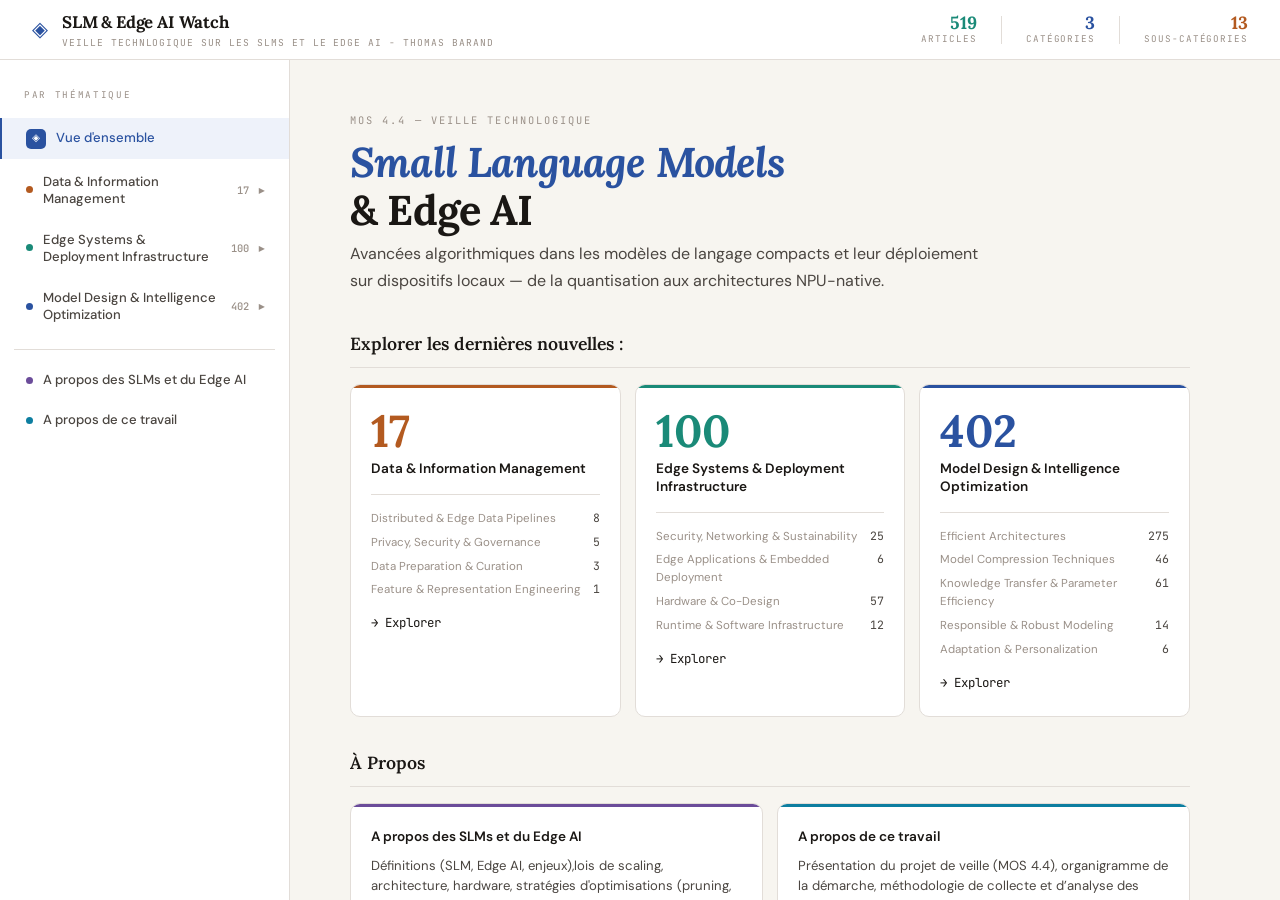
<file: index.html>
<!DOCTYPE html>
<html lang="fr">
<head>
  <meta charset="UTF-8">
  <meta name="viewport" content="width=device-width, initial-scale=1.0">
  <title>SLM & Edge AI — Watch</title>
  <link rel="preconnect" href="https://fonts.googleapis.com">
  <link href="https://fonts.googleapis.com/css2?family=Lora:ital,wght@0,400;0,600;0,700;1,400&family=DM+Sans:opsz,wght@9..40,300;9..40,400;9..40,500;9..40,600&family=JetBrains+Mono:wght@400;500&display=swap" rel="stylesheet">
  <link rel="stylesheet" href="style.css">
</head>
<body>

  <header>
    <div class="header-left">
      <span class="logo-mark">◈</span>
      <div>
        <div class="logo-name">SLM &amp; Edge AI Watch</div>
        <div class="logo-sub">Veille Technlogique sur les SLMs et le Edge AI - Thomas Barand</div>
      </div>
    </div>
    <div id="header-stats" class="header-stats"></div>
  </header>

  <div class="layout">
    <nav id="tree-nav">
      <div class="nav-section-label">Par thématique</div>
      <div id="tree-root"></div>
    </nav>
    <main id="main-panel">
      <div id="content-area">
        <div class="loading">Chargement…</div>
      </div>
    </main>
  </div>

  <!-- data.js MUST be loaded before app.js -->
  <script src="data.js"></script>
  <script src="app.js"></script>
</body>
</html>
</file>
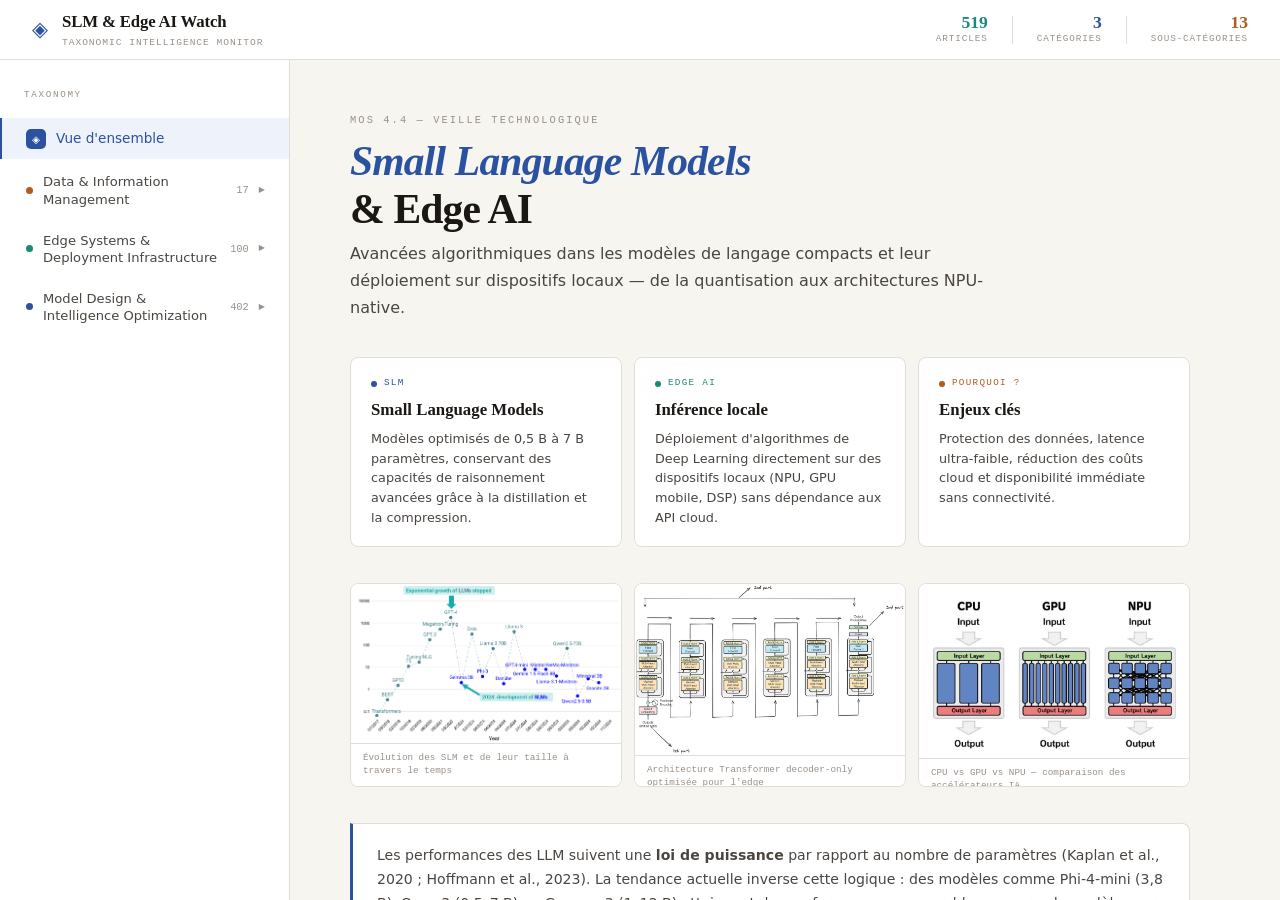
<file: dashboard/index.html>
<!DOCTYPE html>
<html lang="en">
<head>
  <meta charset="UTF-8">
  <meta name="viewport" content="width=device-width, initial-scale=1.0">
  <title>SLM & Edge AI — Watch</title>
  <link rel="preconnect" href="https://fonts.googleapis.com">
  <link href="https://fonts.googleapis.com/css2?family=IBM+Plex+Mono:wght@400;600&family=Syne:wght@400;600;700;800&display=swap" rel="stylesheet">
  <link rel="stylesheet" href="style.css">
</head>
<body>

  <header>
    <div class="header-left">
      <span class="logo-mark">◈</span>
      <div>
        <div class="logo-name">SLM &amp; Edge AI Watch</div>
        <div class="logo-sub">Taxonomic Intelligence Monitor</div>
      </div>
    </div>
    <div id="header-stats" class="header-stats"></div>
  </header>

  <div class="layout">

    <nav id="tree-nav">
      <div class="nav-section-label">Taxonomy</div>
      <div id="tree-root"></div>
    </nav>

    <main id="main-panel">
      <div id="content-area">
        <div class="loading">Loading…</div>
      </div>
    </main>

  </div>

  <script src="app.js"></script>
</body>
</html>
</file>
<file: style.css>
/* ── Reset ──────────────────────────────────────────────── */
*, *::before, *::after { box-sizing: border-box; margin: 0; padding: 0; }

/* ── Tokens ─────────────────────────────────────────────── */
:root {
  --bg:        #f7f5f0;
  --surface:   #ffffff;
  --surface2:  #f0ede8;
  --line:      #e2ddd8;
  --line2:     #cdc8c0;

  --tx:        #1a1714;
  --tx-mid:    #4a4540;
  --tx-dim:    #9a9088;

  --c-model:   #2a52a0;
  --c-edge:    #1a8a78;
  --c-data:    #b35a20;
  --c-about1:  #6b4c9a;
  --c-about2:  #0d7ea0;

  --t-model:   #eef2fa;
  --t-edge:    #eaf5f3;
  --t-data:    #faf2ec;
  --t-about1:  #f3eef8;
  --t-about2:  #e8f4f8;

  --serif: 'Lora', Georgia, serif;
  --mono:  'JetBrains Mono', 'Courier New', monospace;
  --sans:  'DM Sans', system-ui, sans-serif;

  --nav-w:  290px;
  --hdr-h:  60px;
}

@import url('https://fonts.googleapis.com/css2?family=Lora:ital,wght@0,400;0,600;0,700;1,400&family=DM+Sans:opsz,wght@9..40,300;9..40,400;9..40,500;9..40,600&family=JetBrains+Mono:wght@400;500&display=swap');

html, body {
  height: 100%;
  background: var(--bg);
  color: var(--tx);
  font-family: var(--sans);
  font-size: 16px;
  line-height: 1.55;
  -webkit-font-smoothing: antialiased;
}

::selection { background: rgba(42,82,160,.15); }
::-webkit-scrollbar { width: 4px; }
::-webkit-scrollbar-track { background: transparent; }
::-webkit-scrollbar-thumb { background: var(--line2); border-radius: 2px; }

/* ─── Header ────────────────────────────────────────────── */
header {
  position: sticky; top: 0; z-index: 100;
  height: var(--hdr-h);
  display: flex;
  align-items: center;
  justify-content: space-between;
  padding: 0 32px;
  background: var(--surface);
  border-bottom: 1px solid var(--line);
  gap: 24px;
}

.header-left { display: flex; align-items: center; gap: 14px; }

.logo-mark { font-size: 1.3rem; color: var(--c-model); line-height: 1; flex-shrink: 0; }

.logo-name {
  font-family: var(--serif);
  font-weight: 700;
  font-size: 1.05rem;
  color: var(--tx);
  letter-spacing: -0.01em;
}

.logo-sub {
  font-family: var(--mono);
  font-size: 0.6rem;
  color: var(--tx-dim);
  letter-spacing: 0.1em;
  text-transform: uppercase;
  margin-top: 1px;
}

.header-stats { display: flex; gap: 24px; align-items: center; }
.hstat { text-align: right; }

.hstat-val {
  font-family: var(--serif);
  font-weight: 700;
  font-size: 1.1rem;
  line-height: 1.1;
}

.hstat-lbl {
  font-family: var(--mono);
  font-size: 0.58rem;
  color: var(--tx-dim);
  text-transform: uppercase;
  letter-spacing: 0.1em;
}

.hstat-sep { width: 1px; height: 28px; background: var(--line); }

/* ─── Layout ────────────────────────────────────────────── */
.layout {
  display: grid;
  grid-template-columns: var(--nav-w) 1fr;
  height: calc(100vh - var(--hdr-h));
}

/* ─── Sidebar ───────────────────────────────────────────── */
nav#tree-nav {
  border-right: 1px solid var(--line);
  background: var(--surface);
  overflow-y: auto;
  padding: 28px 0 60px;
}

.nav-section-label {
  font-family: var(--mono);
  font-size: 0.58rem;
  letter-spacing: 0.18em;
  text-transform: uppercase;
  color: var(--tx-dim);
  padding: 0 24px 16px;
}

/* Unified tree row: same format for all sidebar items */
.tree-root-node {
  display: flex;
  align-items: center;
  gap: 10px;
  padding: 10px 24px;
  cursor: pointer;
  font-size: 0.82rem;
  font-weight: 500;
  color: var(--tx-mid);
  border-left: 2px solid transparent;
  transition: all 0.14s;
  user-select: none;
}
.tree-root-node:hover { background: var(--surface2); color: var(--tx); }
.tree-root-node.active { color: var(--c-model); border-left-color: var(--c-model); background: var(--t-model); }

.tree-root-icon {
  width: 20px; height: 20px;
  border-radius: 5px;
  background: var(--c-model);
  display: flex;
  align-items: center;
  justify-content: center;
  font-size: 0.65rem;
  color: #fff;
  flex-shrink: 0;
}

.tree-cat { margin-top: 4px; }

.tree-cat-row {
  display: flex;
  align-items: center;
  gap: 10px;
  padding: 10px 24px;
  cursor: pointer;
  font-size: 0.82rem;
  font-weight: 500;
  color: var(--tx-mid);
  border-left: 2px solid transparent;
  transition: all 0.14s;
  user-select: none;
}
.tree-cat-row:hover { background: var(--surface2); color: var(--tx); }
.tree-cat-row.cat-model.active { color: var(--c-model); border-left-color: var(--c-model); background: var(--t-model); }
.tree-cat-row.cat-edge.active  { color: var(--c-edge);  border-left-color: var(--c-edge);  background: var(--t-edge); }
.tree-cat-row.cat-data.active  { color: var(--c-data);  border-left-color: var(--c-data);  background: var(--t-data); }

.cat-pip { width: 7px; height: 7px; border-radius: 50%; flex-shrink: 0; }
.cat-label { flex: 1; line-height: 1.3; }
.cat-total { font-family: var(--mono); font-size: 0.65rem; color: var(--tx-dim); flex-shrink: 0; }
.tree-chevron { font-size: 0.5rem; color: var(--tx-dim); transition: transform 0.2s; flex-shrink: 0; }
.tree-cat-row.open .tree-chevron { transform: rotate(90deg); }

.tree-subcats { overflow: hidden; max-height: 0; transition: max-height 0.28s ease; }
.tree-subcats.open { max-height: 800px; }

.tree-sub-row {
  display: flex;
  align-items: center;
  gap: 8px;
  padding: 7px 24px 7px 42px;
  cursor: pointer;
  font-size: 0.78rem;
  color: var(--tx-dim);
  border-left: 2px solid transparent;
  transition: all 0.12s;
}
.tree-sub-row:hover { background: var(--surface2); color: var(--tx-mid); }
.tree-sub-row.active { color: var(--tx); border-left-color: var(--line2); background: var(--surface2); font-weight: 500; }

.sub-cnt {
  margin-left: auto;
  font-family: var(--mono);
  font-size: 0.6rem;
  color: var(--tx-dim);
  background: var(--surface2);
  border: 1px solid var(--line);
  padding: 1px 6px;
  border-radius: 10px;
  flex-shrink: 0;
}

.tree-about-sep {
  height: 1px;
  background: var(--line);
  margin: 16px 14px 10px;
}
.tree-about-row {
  display: flex;
  align-items: center;
  gap: 10px;
  padding: 10px 24px;
  cursor: pointer;
  font-size: 0.82rem;
  font-weight: 500;
  color: var(--tx-mid);
  border-left: 2px solid transparent;
  transition: all 0.14s;
  user-select: none;
}
.tree-about-row .cat-pip { flex-shrink: 0; }
.tree-about-row:hover { background: var(--surface2); color: var(--tx); }
.tree-about-row.cat-about1.active { color: var(--c-about1); border-left-color: var(--c-about1); background: var(--t-about1); font-weight: 500; }
.tree-about-row.cat-about2.active { color: var(--c-about2); border-left-color: var(--c-about2); background: var(--t-about2); font-weight: 500; }

/* ─── Main panel ────────────────────────────────────────── */
main#main-panel { overflow-y: auto; background: var(--bg); }
#content-area { padding: 52px 60px; max-width: 960px; }

/* ─── Overview ──────────────────────────────────────────── */
.overview-eyebrow {
  font-family: var(--mono);
  font-size: 0.65rem;
  letter-spacing: 0.2em;
  text-transform: uppercase;
  color: var(--tx-dim);
  margin-bottom: 10px;
}

.overview-title {
  font-family: var(--serif);
  font-size: 2.6rem;
  font-weight: 700;
  letter-spacing: -0.02em;
  color: var(--tx);
  line-height: 1.15;
  margin-bottom: 6px;
}
.overview-title em { font-style: italic; color: var(--c-model); }

.overview-lead {
  font-size: 1rem;
  color: var(--tx-mid);
  line-height: 1.7;
  max-width: 640px;
  margin-bottom: 36px;
}

/* Definitions */
.def-row {
  display: grid;
  grid-template-columns: repeat(3, 1fr);
  gap: 12px;
  margin-bottom: 36px;
}

.def-card {
  background: var(--surface);
  border: 1px solid var(--line);
  border-radius: 8px;
  padding: 18px 20px;
}

.def-card-label {
  font-family: var(--serif);
  font-size: 1.1rem;
  font-weight: 700;
  letter-spacing: 0.06em;
  text-transform: uppercase;
  margin-bottom: 8px;
  display: flex;
  align-items: center;
  gap: 8px;
}

.def-pip { width: 8px; height: 8px; border-radius: 50%; flex-shrink: 0; }

.def-card-term {
  font-family: var(--serif);
  font-size: 1.15rem;
  font-weight: 700;
  margin-bottom: 6px;
  color: var(--tx);
}

.def-card-text {
  font-size: 0.8rem;
  color: var(--tx-mid);
  line-height: 1.55;
}

/* Image grid */
.img-grid {
  display: grid;
  grid-template-columns: repeat(3, 1fr);
  gap: 12px;
  margin-bottom: 36px;
}

.img-slot {
  border: 1px solid var(--line);
  border-radius: 8px;
  overflow: hidden;
  background: var(--surface);
  aspect-ratio: 4/3;
  display: flex;
  flex-direction: column;
  position: relative;
}

.img-slot img {
  width: 100%; height: 100%;
  object-fit: cover;
  display: block;
}

.img-placeholder {
  flex: 1;
  display: flex;
  flex-direction: column;
  align-items: center;
  justify-content: center;
  gap: 8px;
  color: var(--tx-dim);
  font-family: var(--mono);
  font-size: 0.62rem;
  text-align: center;
  padding: 20px;
  border: 2px dashed var(--line);
  margin: 8px;
  border-radius: 4px;
  background: var(--surface2);
}

.img-placeholder .ph-icon { font-size: 1.5rem; opacity: 0.3; }

.img-caption {
  padding: 8px 12px;
  font-family: var(--mono);
  font-size: 0.58rem;
  color: var(--tx-dim);
  border-top: 1px solid var(--line);
  background: var(--surface);
  line-height: 1.4;
  flex-shrink: 0;
}

/* Context paragraph */
.ctx-section {
  background: var(--surface);
  border: 1px solid var(--line);
  border-left: 3px solid var(--c-model);
  border-radius: 0 8px 8px 0;
  padding: 20px 24px;
  margin-bottom: 36px;
}

.ctx-section p {
  font-size: 0.88rem;
  color: var(--tx-mid);
  line-height: 1.7;
}

.ctx-section p + p { margin-top: 10px; }

/* Content cards (title + text + image placeholder) */
.content-cards { display: flex; flex-direction: column; gap: 24px; margin-bottom: 36px; }

.content-card {
  display: grid;
  grid-template-columns: 1fr 280px;
  gap: 24px;
  align-items: start;
  border: 1px solid var(--line);
  border-radius: 10px;
  padding: 24px;
  background: var(--surface);
}
@media (max-width: 720px) {
  .content-card { grid-template-columns: 1fr; }
}

.content-card-title {
  font-family: var(--serif);
  font-size: 1.1rem;
  font-weight: 700;
  color: var(--tx);
  margin-bottom: 10px;
  line-height: 1.3;
}

.content-card-title-as-label {
  font-family: var(--mono);
  font-size: 0.65rem;
  letter-spacing: 0.12em;
  text-transform: uppercase;
  color: var(--tx-dim);
  margin-bottom: 12px;
}

.content-card-lead {
  font-size: 1rem;
  color: var(--tx-mid);
  line-height: 1.7;
  margin: 0;
}

.content-card-text p {
  font-size: 0.88rem;
  color: var(--tx-mid);
  line-height: 1.7;
}

.content-card-sources {
  margin-top: 0.75rem;
  font-size: 0.8rem;
  color: var(--tx-dim);
}
.content-card-sources-label {
  font-weight: 500;
  margin-right: 0.35em;
}
.content-card-source-link {
  color: var(--c-model);
  text-decoration: none;
}
.content-card-source-link:hover {
  text-decoration: underline;
}

.content-card-img { min-height: 160px; }

.content-card-img .img-placeholder {
  aspect-ratio: 4/3;
  margin: 0;
  min-height: 160px;
}

.content-card--no-img,
.content-card--multi-img {
  grid-template-columns: 1fr;
}
.content-card--multi-img .content-card-imgs--multi {
  grid-column: 1;
  display: grid;
  grid-template-columns: 1fr 1fr;
  gap: 14px;
}
@media (max-width: 560px) {
  .content-card--multi-img .content-card-imgs--multi {
    grid-template-columns: 1fr;
  }
}
.content-card-imgs--multi {
  display: flex;
  flex-direction: column;
  gap: 12px;
  min-width: 0;
}

.content-card-img-slot {
  border: 1px solid var(--line);
  border-radius: 8px;
  overflow: hidden;
  background: var(--surface2);
  display: flex;
  flex-direction: column;
  height: 220px;
  flex-shrink: 0;
}

.content-card-img-inner {
  flex: 1;
  min-height: 0;
  display: flex;
  align-items: center;
  justify-content: center;
  padding: 8px;
}

.content-card-img-slot img {
  max-width: 100%;
  max-height: 100%;
  width: auto;
  height: auto;
  object-fit: contain;
  display: block;
}

.content-card-img-inner .img-placeholder {
  width: 100%;
  height: 100%;
  min-height: 80px;
  display: flex;
  align-items: center;
  justify-content: center;
  flex-direction: column;
  gap: 6px;
}

.content-card-img-caption {
  padding: 6px 10px;
  font-family: var(--mono);
  font-size: 0.55rem;
  color: var(--tx-dim);
  border-top: 1px solid var(--line);
  background: var(--surface);
  line-height: 1.3;
  flex-shrink: 0;
}

.ph-caption {
  font-size: 0.65rem;
  opacity: 0.6;
  text-align: center;
}

/* À propos de ce travail */
.about-work { margin-bottom: 48px; }

.organigram-placeholder {
  border: 2px dashed var(--line);
  border-radius: 10px;
  padding: 48px 24px;
  background: var(--surface2);
  display: flex;
  flex-direction: column;
  align-items: center;
  justify-content: center;
  gap: 12px;
  color: var(--tx-dim);
  font-family: var(--mono);
  font-size: 0.75rem;
  min-height: 200px;
}

.organigram-placeholder .ph-icon { font-size: 2rem; opacity: 0.4; }

.subsection-label {
  font-family: var(--mono);
  font-size: 0.90rem;
  letter-spacing: 0.12em;
  text-transform: uppercase;
  color: #231108;
  margin-bottom: 12px;
}

.strategies-block {
  margin-bottom: 24px;
}
.strategies-block .subsection-label {
  margin-bottom: 8px;
}
.strategies-block .overview-lead {
  margin-bottom: 0;
}

/* Divider before cats */
.section-label {
  font-family: var(--serif);
  font-size: 1.1rem;
  font-weight: 600;
  color: var(--tx);
  margin-bottom: 16px;
  padding-bottom: 10px;
  border-bottom: 1px solid var(--line);
}
.section-label--spaced { margin-top: 32px; }

/* Category cards */
.cat-cards {
  display: grid;
  grid-template-columns: repeat(3, 1fr);
  gap: 14px;
}

.cat-card {
  border: 1px solid var(--line);
  border-radius: 10px;
  padding: 24px 20px;
  cursor: pointer;
  background: var(--surface);
  transition: transform 0.18s, box-shadow 0.18s, border-color 0.18s;
  position: relative;
  overflow: hidden;
}
.cat-card::before {
  content: '';
  position: absolute;
  top: 0; left: 0; right: 0;
  height: 3px;
}
.cat-card.cat-model::before  { background: var(--c-model); }
.cat-card.cat-edge::before   { background: var(--c-edge); }
.cat-card.cat-data::before  { background: var(--c-data); }
.cat-card.cat-about1::before { background: var(--c-about1); }
.cat-card.cat-about2::before { background: var(--c-about2); }

.cat-card:hover { transform: translateY(-2px); border-color: var(--line2); }
.cat-card.cat-model:hover  { box-shadow: 0 6px 24px rgba(42,82,160,.1); }
.cat-card.cat-edge:hover    { box-shadow: 0 6px 24px rgba(26,138,120,.1); }
.cat-card.cat-data:hover   { box-shadow: 0 6px 24px rgba(179,90,32,.1); }
.cat-card.cat-about1:hover { box-shadow: 0 6px 24px rgba(107,76,154,.12); }
.cat-card.cat-about2:hover { box-shadow: 0 6px 24px rgba(13,126,160,.12); }

.card-number {
  font-family: var(--serif);
  font-weight: 700;
  font-size: 2.8rem;
  line-height: 1;
  margin-bottom: 6px;
}
.cat-card.cat-model .card-number { color: var(--c-model); }
.cat-card.cat-edge  .card-number { color: var(--c-edge); }
.cat-card.cat-data  .card-number { color: var(--c-data); }

.card-title {
  font-size: 0.85rem;
  font-weight: 600;
  color: var(--tx);
  margin-bottom: 16px;
  line-height: 1.3;
}

.card-subs {
  display: flex;
  flex-direction: column;
  gap: 5px;
  border-top: 1px solid var(--line);
  padding-top: 14px;
}

.card-sub-row {
  display: flex;
  justify-content: space-between;
  align-items: baseline;
  font-size: 0.72rem;
  color: var(--tx-dim);
  gap: 8px;
}
.card-sub-row span:last-child { font-family: var(--mono); color: var(--tx-mid); flex-shrink: 0; }

.card-cta { margin-top: 14px; font-size: 0.78rem; color: #1a1714; font-family: var(--mono); }

.about-section-lead {
  font-size: 0.9rem;
  color: var(--tx-mid);
  line-height: 1.65;
  margin: 8px 0 20px 0;
  max-width: 56ch;
}

.cat-cards--about { grid-template-columns: repeat(2, 1fr); }
.cat-cards--about .cat-card .card-number { display: none; }
.cat-cards--about .cat-card .card-subs { display: none; }
.cat-cards--about .card-desc {
  font-size: 0.82rem;
  color: var(--tx-mid);
  line-height: 1.55;
  margin-bottom: 14px;
}
.cat-cards--about .card-title { margin-bottom: 10px; }
.cat-cards--about .card-cta { margin-top: 0; }

.about-organigram-wrap {
  margin-top: 12px;
  border: 1px solid var(--line);
  border-radius: 10px;
  overflow: hidden;
  background: var(--surface);
}
.about-organigram-img { max-width: 100%; height: auto; display: block; }

/* About work page */
.about-work-page { margin-top: 8px; }
.about-work-lead {
  font-size: 0.95rem;
  color: var(--tx-mid);
  line-height: 1.7;
  margin-bottom: 28px;
}
.about-work-p {
  font-size: 0.9rem;
  color: var(--tx-mid);
  line-height: 1.65;
  margin-bottom: 16px;
}
.about-work-p code {
  font-family: var(--mono);
  font-size: 0.82em;
  background: var(--surface2);
  padding: 1px 5px;
  border-radius: 4px;
}
.about-work-list {
  font-size: 0.88rem;
  color: var(--tx-mid);
  line-height: 1.6;
  margin: 0 0 20px 1.2rem;
  padding-left: 0.5rem;
}
.about-work-list li { margin-bottom: 10px; }
.about-work-list code {
  font-family: var(--mono);
  font-size: 0.85em;
  background: var(--surface2);
  padding: 1px 4px;
  border-radius: 3px;
}
.about-work-footer { margin-top: 36px; padding-top: 24px; border-top: 1px solid var(--line); }
.about-work-meta {
  font-size: 0.85rem;
  color: var(--tx-mid);
  display: flex;
  flex-direction: column;
  gap: 6px;
}
.about-work-link { color: var(--c-model); text-decoration: none; }
.about-work-link:hover { text-decoration: underline; }

/* ─── Category / Subcat views ───────────────────────────── */
.view-header { margin-bottom: 32px; }

.view-breadcrumb {
  font-family: var(--mono);
  font-size: 0.62rem;
  letter-spacing: 0.1em;
  text-transform: uppercase;
  color: var(--tx-dim);
  display: flex;
  align-items: center;
  gap: 8px;
  margin-bottom: 10px;
}

.bc-link { cursor: pointer; transition: color 0.12s; }
.bc-link:hover { color: var(--c-model); }
.bc-sep { color: var(--line2); }

.view-title {
  font-family: var(--serif);
  font-size: 1.8rem;
  font-weight: 700;
  letter-spacing: -0.01em;
  margin-bottom: 4px;
  line-height: 1.2;
}

.view-meta { font-family: var(--mono); font-size: 0.75rem; color: var(--tx-dim); }

.subcat-grid {
  display: grid;
  grid-template-columns: repeat(auto-fill, minmax(185px, 1fr));
  gap: 10px;
  margin-bottom: 36px;
}

.subcat-card {
  border: 1px solid var(--line);
  border-radius: 8px;
  padding: 16px 18px;
  cursor: pointer;
  background: var(--surface);
  transition: all 0.14s;
}
.subcat-card:hover { transform: translateY(-1px); border-color: var(--line2); }
.cat-model .subcat-card:hover { box-shadow: 0 4px 14px rgba(42,82,160,.08); }
.cat-edge  .subcat-card:hover { box-shadow: 0 4px 14px rgba(26,138,120,.08); }
.cat-data  .subcat-card:hover { box-shadow: 0 4px 14px rgba(179,90,32,.08); }

.sc-name { font-size: 0.82rem; font-weight: 600; margin-bottom: 4px; line-height: 1.3; }
.cat-model .sc-name { color: var(--c-model); }
.cat-edge  .sc-name { color: var(--c-edge); }
.cat-data  .sc-name { color: var(--c-data); }
.sc-count { font-family: var(--mono); font-size: 0.7rem; color: var(--tx-dim); }

/* ─── Article list ──────────────────────────────────────── */
.list-header { display: flex; align-items: center; justify-content: space-between; margin-bottom: 14px; }

.list-title { font-family: var(--serif); font-size: 1rem; font-weight: 600; color: var(--tx-mid); }

.list-controls { display: flex; align-items: center; gap: 10px; }

.count-badge {
  font-family: var(--mono);
  font-size: 0.65rem;
  padding: 3px 10px;
  border-radius: 20px;
  border: 1px solid var(--line);
  color: var(--tx-dim);
  background: var(--surface);
}

.sort-sel {
  background: var(--surface);
  border: 1px solid var(--line);
  color: var(--tx-mid);
  font-family: var(--mono);
  font-size: 0.65rem;
  padding: 4px 10px;
  border-radius: 4px;
  outline: none;
  cursor: pointer;
}
.sort-sel:focus { border-color: var(--c-model); }

.articles-list { display: flex; flex-direction: column; gap: 6px; }

.art-row {
  display: grid;
  grid-template-columns: 1fr auto;
  gap: 14px;
  align-items: start;
  border: 1px solid var(--line);
  border-radius: 8px;
  padding: 16px 18px;
  background: var(--surface);
  cursor: pointer;
  transition: background 0.12s, border-color 0.12s;
}
.art-row:hover { border-color: var(--line2); }
.art-row.open  { border-color: var(--c-model); background: #f5f7fd; }

.art-title {
  font-size: 0.9rem;
  font-weight: 600;
  color: var(--tx);
  line-height: 1.4;
  margin-bottom: 6px;
}

.art-meta { display: flex; gap: 10px; flex-wrap: wrap; align-items: center; font-size: 0.72rem; color: var(--tx-dim); }

.src-tag {
  font-family: var(--mono);
  font-size: 0.58rem;
  padding: 2px 7px;
  border-radius: 3px;
  text-transform: uppercase;
  letter-spacing: 0.07em;
  font-weight: 500;
}

.src-arxiv             { background: var(--t-model); color: var(--c-model); border: 1px solid rgba(42,82,160,.2); }
.src-semantic_scholar  { background: var(--t-edge);  color: var(--c-edge);  border: 1px solid rgba(26,138,120,.2); }
.src-medium            { background: var(--t-data);  color: var(--c-data);  border: 1px solid rgba(179,90,32,.2); }
.src-linkedin          { background: var(--surface2); color: var(--tx-mid); border: 1px solid var(--line); }

.sub-tag {
  font-size: 0.65rem;
  padding: 2px 8px;
  border-radius: 3px;
  border: 1px solid var(--line);
  color: var(--tx-dim);
  background: var(--surface2);
}

.art-rel { display: flex; flex-direction: column; align-items: flex-end; gap: 5px; padding-top: 3px; flex-shrink: 0; }

.rel-bar { width: 44px; height: 3px; background: var(--line); border-radius: 2px; overflow: hidden; }
.rel-fill { height: 100%; border-radius: 2px; }
.rel-hi { background: var(--c-edge); }
.rel-md { background: var(--c-model); }
.rel-lo { background: var(--line2); }
.rel-num { font-family: var(--mono); font-size: 0.58rem; color: var(--tx-dim); }

.art-detail {
  display: none;
  grid-column: 1 / -1;
  padding-top: 14px;
  margin-top: 14px;
  border-top: 1px solid var(--line);
}
.art-row.open .art-detail { display: block; }

.art-summary { font-size: 0.85rem; color: var(--tx-mid); line-height: 1.7; margin-bottom: 14px; max-width: 680px; }

.art-link {
  display: inline-flex;
  align-items: center;
  gap: 6px;
  font-family: var(--mono);
  font-size: 0.68rem;
  color: var(--c-model);
  text-decoration: none;
  border: 1px solid rgba(42,82,160,.3);
  padding: 6px 14px;
  border-radius: 4px;
  transition: all 0.12s;
  background: var(--t-model);
}
.art-link:hover { background: rgba(42,82,160,.12); }
.art-link.no-url { color: var(--tx-dim); border-color: var(--line); pointer-events: none; background: none; }

.review-tag {
  font-family: var(--mono);
  font-size: 0.55rem;
  padding: 1px 6px;
  border-radius: 3px;
  background: var(--t-data);
  color: var(--c-data);
  border: 1px solid rgba(179,90,32,.25);
  margin-left: 6px;
  vertical-align: middle;
}

.empty, .loading {
  padding: 80px 0;
  text-align: center;
  font-size: 0.85rem;
  color: var(--tx-dim);
}
.empty-icon { font-size: 1.8rem; margin-bottom: 12px; opacity: 0.25; }
</file>
<file: dashboard/style.css>
/* ── Reset ──────────────────────────────────────────────── */
*, *::before, *::after { box-sizing: border-box; margin: 0; padding: 0; }

/* ── Tokens ─────────────────────────────────────────────── */
:root {
  --bg:        #f7f5f0;
  --surface:   #ffffff;
  --surface2:  #f0ede8;
  --line:      #e2ddd8;
  --line2:     #cdc8c0;

  --tx:        #1a1714;
  --tx-mid:    #4a4540;
  --tx-dim:    #9a9088;

  --c-model:   #2a52a0;
  --c-edge:    #1a8a78;
  --c-data:    #b35a20;

  --t-model:   #eef2fa;
  --t-edge:    #eaf5f3;
  --t-data:    #faf2ec;

  --serif: 'Lora', Georgia, serif;
  --mono:  'JetBrains Mono', 'Courier New', monospace;
  --sans:  'DM Sans', system-ui, sans-serif;

  --nav-w:  290px;
  --hdr-h:  60px;
}

@import url('https://fonts.googleapis.com/css2?family=Lora:ital,wght@0,400;0,600;0,700;1,400&family=DM+Sans:opsz,wght@9..40,300;9..40,400;9..40,500;9..40,600&family=JetBrains+Mono:wght@400;500&display=swap');

html, body {
  height: 100%;
  background: var(--bg);
  color: var(--tx);
  font-family: var(--sans);
  font-size: 16px;
  line-height: 1.55;
  -webkit-font-smoothing: antialiased;
}

::selection { background: rgba(42,82,160,.15); }
::-webkit-scrollbar { width: 4px; }
::-webkit-scrollbar-track { background: transparent; }
::-webkit-scrollbar-thumb { background: var(--line2); border-radius: 2px; }

/* ─── Header ────────────────────────────────────────────── */
header {
  position: sticky; top: 0; z-index: 100;
  height: var(--hdr-h);
  display: flex;
  align-items: center;
  justify-content: space-between;
  padding: 0 32px;
  background: var(--surface);
  border-bottom: 1px solid var(--line);
  gap: 24px;
}

.header-left { display: flex; align-items: center; gap: 14px; }

.logo-mark { font-size: 1.3rem; color: var(--c-model); line-height: 1; flex-shrink: 0; }

.logo-name {
  font-family: var(--serif);
  font-weight: 700;
  font-size: 1.05rem;
  color: var(--tx);
  letter-spacing: -0.01em;
}

.logo-sub {
  font-family: var(--mono);
  font-size: 0.6rem;
  color: var(--tx-dim);
  letter-spacing: 0.1em;
  text-transform: uppercase;
  margin-top: 1px;
}

.header-stats { display: flex; gap: 24px; align-items: center; }
.hstat { text-align: right; }

.hstat-val {
  font-family: var(--serif);
  font-weight: 700;
  font-size: 1.1rem;
  line-height: 1.1;
}

.hstat-lbl {
  font-family: var(--mono);
  font-size: 0.58rem;
  color: var(--tx-dim);
  text-transform: uppercase;
  letter-spacing: 0.1em;
}

.hstat-sep { width: 1px; height: 28px; background: var(--line); }

/* ─── Layout ────────────────────────────────────────────── */
.layout {
  display: grid;
  grid-template-columns: var(--nav-w) 1fr;
  height: calc(100vh - var(--hdr-h));
}

/* ─── Sidebar ───────────────────────────────────────────── */
nav#tree-nav {
  border-right: 1px solid var(--line);
  background: var(--surface);
  overflow-y: auto;
  padding: 28px 0 60px;
}

.nav-section-label {
  font-family: var(--mono);
  font-size: 0.58rem;
  letter-spacing: 0.18em;
  text-transform: uppercase;
  color: var(--tx-dim);
  padding: 0 24px 16px;
}

.tree-root-node {
  display: flex;
  align-items: center;
  gap: 10px;
  padding: 10px 24px;
  cursor: pointer;
  font-size: 0.85rem;
  font-weight: 500;
  color: var(--tx-mid);
  border-left: 2px solid transparent;
  transition: all 0.14s;
}
.tree-root-node:hover { background: var(--surface2); color: var(--tx); }
.tree-root-node.active { color: var(--c-model); border-left-color: var(--c-model); background: var(--t-model); }

.tree-root-icon {
  width: 20px; height: 20px;
  border-radius: 5px;
  background: var(--c-model);
  display: flex; align-items: center; justify-content: center;
  font-size: 0.65rem; color: #fff; flex-shrink: 0;
}

.tree-cat { margin-top: 4px; }

.tree-cat-row {
  display: flex;
  align-items: center;
  gap: 10px;
  padding: 10px 24px;
  cursor: pointer;
  font-size: 0.82rem;
  font-weight: 500;
  color: var(--tx-mid);
  border-left: 2px solid transparent;
  transition: all 0.14s;
  user-select: none;
}
.tree-cat-row:hover { background: var(--surface2); color: var(--tx); }
.tree-cat-row.cat-model.active { color: var(--c-model); border-left-color: var(--c-model); background: var(--t-model); }
.tree-cat-row.cat-edge.active  { color: var(--c-edge);  border-left-color: var(--c-edge);  background: var(--t-edge); }
.tree-cat-row.cat-data.active  { color: var(--c-data);  border-left-color: var(--c-data);  background: var(--t-data); }

.cat-pip { width: 7px; height: 7px; border-radius: 50%; flex-shrink: 0; }
.cat-label { flex: 1; line-height: 1.3; }
.cat-total { font-family: var(--mono); font-size: 0.65rem; color: var(--tx-dim); flex-shrink: 0; }
.tree-chevron { font-size: 0.5rem; color: var(--tx-dim); transition: transform 0.2s; flex-shrink: 0; }
.tree-cat-row.open .tree-chevron { transform: rotate(90deg); }

.tree-subcats { overflow: hidden; max-height: 0; transition: max-height 0.28s ease; }
.tree-subcats.open { max-height: 800px; }

.tree-sub-row {
  display: flex;
  align-items: center;
  gap: 8px;
  padding: 7px 24px 7px 42px;
  cursor: pointer;
  font-size: 0.78rem;
  color: var(--tx-dim);
  border-left: 2px solid transparent;
  transition: all 0.12s;
}
.tree-sub-row:hover { background: var(--surface2); color: var(--tx-mid); }
.tree-sub-row.active { color: var(--tx); border-left-color: var(--line2); background: var(--surface2); font-weight: 500; }

.sub-cnt {
  margin-left: auto;
  font-family: var(--mono);
  font-size: 0.6rem;
  color: var(--tx-dim);
  background: var(--surface2);
  border: 1px solid var(--line);
  padding: 1px 6px;
  border-radius: 10px;
  flex-shrink: 0;
}

/* ─── Main panel ────────────────────────────────────────── */
main#main-panel { overflow-y: auto; background: var(--bg); }
#content-area { padding: 52px 60px; max-width: 960px; }

/* ─── Overview ──────────────────────────────────────────── */
.overview-eyebrow {
  font-family: var(--mono);
  font-size: 0.65rem;
  letter-spacing: 0.2em;
  text-transform: uppercase;
  color: var(--tx-dim);
  margin-bottom: 10px;
}

.overview-title {
  font-family: var(--serif);
  font-size: 2.6rem;
  font-weight: 700;
  letter-spacing: -0.02em;
  color: var(--tx);
  line-height: 1.15;
  margin-bottom: 6px;
}
.overview-title em { font-style: italic; color: var(--c-model); }

.overview-lead {
  font-size: 1rem;
  color: var(--tx-mid);
  line-height: 1.7;
  max-width: 640px;
  margin-bottom: 36px;
}

/* Definitions */
.def-row {
  display: grid;
  grid-template-columns: repeat(3, 1fr);
  gap: 12px;
  margin-bottom: 36px;
}

.def-card {
  background: var(--surface);
  border: 1px solid var(--line);
  border-radius: 8px;
  padding: 18px 20px;
}

.def-card-label {
  font-family: var(--mono);
  font-size: 0.58rem;
  letter-spacing: 0.14em;
  text-transform: uppercase;
  margin-bottom: 6px;
  display: flex;
  align-items: center;
  gap: 7px;
}

.def-pip { width: 6px; height: 6px; border-radius: 50%; flex-shrink: 0; }

.def-card-term {
  font-family: var(--serif);
  font-size: 1.05rem;
  font-weight: 700;
  margin-bottom: 6px;
  color: var(--tx);
}

.def-card-text {
  font-size: 0.8rem;
  color: var(--tx-mid);
  line-height: 1.55;
}

/* Image grid */
.img-grid {
  display: grid;
  grid-template-columns: repeat(3, 1fr);
  gap: 12px;
  margin-bottom: 36px;
}

.img-slot {
  border: 1px solid var(--line);
  border-radius: 8px;
  overflow: hidden;
  background: var(--surface);
  aspect-ratio: 4/3;
  display: flex;
  flex-direction: column;
  position: relative;
}

.img-slot img {
  width: 100%; height: 100%;
  object-fit: cover;
  display: block;
}

.img-placeholder {
  flex: 1;
  display: flex;
  flex-direction: column;
  align-items: center;
  justify-content: center;
  gap: 8px;
  color: var(--tx-dim);
  font-family: var(--mono);
  font-size: 0.62rem;
  text-align: center;
  padding: 20px;
  border: 2px dashed var(--line);
  margin: 8px;
  border-radius: 4px;
  background: var(--surface2);
}

.img-placeholder .ph-icon { font-size: 1.5rem; opacity: 0.3; }

.img-caption {
  padding: 8px 12px;
  font-family: var(--mono);
  font-size: 0.58rem;
  color: var(--tx-dim);
  border-top: 1px solid var(--line);
  background: var(--surface);
  line-height: 1.4;
  flex-shrink: 0;
}

/* Context paragraph */
.ctx-section {
  background: var(--surface);
  border: 1px solid var(--line);
  border-left: 3px solid var(--c-model);
  border-radius: 0 8px 8px 0;
  padding: 20px 24px;
  margin-bottom: 36px;
}

.ctx-section p {
  font-size: 0.88rem;
  color: var(--tx-mid);
  line-height: 1.7;
}

.ctx-section p + p { margin-top: 10px; }

/* Divider before cats */
.section-label {
  font-family: var(--serif);
  font-size: 1.1rem;
  font-weight: 600;
  color: var(--tx);
  margin-bottom: 16px;
  padding-bottom: 10px;
  border-bottom: 1px solid var(--line);
}

/* Category cards */
.cat-cards {
  display: grid;
  grid-template-columns: repeat(3, 1fr);
  gap: 14px;
}

.cat-card {
  border: 1px solid var(--line);
  border-radius: 10px;
  padding: 24px 20px;
  cursor: pointer;
  background: var(--surface);
  transition: transform 0.18s, box-shadow 0.18s, border-color 0.18s;
  position: relative;
  overflow: hidden;
}
.cat-card::before {
  content: '';
  position: absolute;
  top: 0; left: 0; right: 0;
  height: 3px;
}
.cat-card.cat-model::before { background: var(--c-model); }
.cat-card.cat-edge::before  { background: var(--c-edge); }
.cat-card.cat-data::before  { background: var(--c-data); }

.cat-card:hover { transform: translateY(-2px); border-color: var(--line2); }
.cat-card.cat-model:hover { box-shadow: 0 6px 24px rgba(42,82,160,.1); }
.cat-card.cat-edge:hover  { box-shadow: 0 6px 24px rgba(26,138,120,.1); }
.cat-card.cat-data:hover  { box-shadow: 0 6px 24px rgba(179,90,32,.1); }

.card-number {
  font-family: var(--serif);
  font-weight: 700;
  font-size: 2.8rem;
  line-height: 1;
  margin-bottom: 6px;
}
.cat-card.cat-model .card-number { color: var(--c-model); }
.cat-card.cat-edge  .card-number { color: var(--c-edge); }
.cat-card.cat-data  .card-number { color: var(--c-data); }

.card-title {
  font-size: 0.85rem;
  font-weight: 600;
  color: var(--tx);
  margin-bottom: 16px;
  line-height: 1.3;
}

.card-subs {
  display: flex;
  flex-direction: column;
  gap: 5px;
  border-top: 1px solid var(--line);
  padding-top: 14px;
}

.card-sub-row {
  display: flex;
  justify-content: space-between;
  align-items: baseline;
  font-size: 0.72rem;
  color: var(--tx-dim);
  gap: 8px;
}
.card-sub-row span:last-child { font-family: var(--mono); color: var(--tx-mid); flex-shrink: 0; }

.card-cta { margin-top: 14px; font-size: 0.68rem; color: var(--tx-dim); font-family: var(--mono); }

/* ─── Category / Subcat views ───────────────────────────── */
.view-header { margin-bottom: 32px; }

.view-breadcrumb {
  font-family: var(--mono);
  font-size: 0.62rem;
  letter-spacing: 0.1em;
  text-transform: uppercase;
  color: var(--tx-dim);
  display: flex;
  align-items: center;
  gap: 8px;
  margin-bottom: 10px;
}

.bc-link { cursor: pointer; transition: color 0.12s; }
.bc-link:hover { color: var(--c-model); }
.bc-sep { color: var(--line2); }

.view-title {
  font-family: var(--serif);
  font-size: 1.8rem;
  font-weight: 700;
  letter-spacing: -0.01em;
  margin-bottom: 4px;
  line-height: 1.2;
}

.view-meta { font-family: var(--mono); font-size: 0.75rem; color: var(--tx-dim); }

.subcat-grid {
  display: grid;
  grid-template-columns: repeat(auto-fill, minmax(185px, 1fr));
  gap: 10px;
  margin-bottom: 36px;
}

.subcat-card {
  border: 1px solid var(--line);
  border-radius: 8px;
  padding: 16px 18px;
  cursor: pointer;
  background: var(--surface);
  transition: all 0.14s;
}
.subcat-card:hover { transform: translateY(-1px); border-color: var(--line2); }
.cat-model .subcat-card:hover { box-shadow: 0 4px 14px rgba(42,82,160,.08); }
.cat-edge  .subcat-card:hover { box-shadow: 0 4px 14px rgba(26,138,120,.08); }
.cat-data  .subcat-card:hover { box-shadow: 0 4px 14px rgba(179,90,32,.08); }

.sc-name { font-size: 0.82rem; font-weight: 600; margin-bottom: 4px; line-height: 1.3; }
.cat-model .sc-name { color: var(--c-model); }
.cat-edge  .sc-name { color: var(--c-edge); }
.cat-data  .sc-name { color: var(--c-data); }
.sc-count { font-family: var(--mono); font-size: 0.7rem; color: var(--tx-dim); }

/* ─── Article list ──────────────────────────────────────── */
.list-header { display: flex; align-items: center; justify-content: space-between; margin-bottom: 14px; }

.list-title { font-family: var(--serif); font-size: 1rem; font-weight: 600; color: var(--tx-mid); }

.list-controls { display: flex; align-items: center; gap: 10px; }

.count-badge {
  font-family: var(--mono);
  font-size: 0.65rem;
  padding: 3px 10px;
  border-radius: 20px;
  border: 1px solid var(--line);
  color: var(--tx-dim);
  background: var(--surface);
}

.sort-sel {
  background: var(--surface);
  border: 1px solid var(--line);
  color: var(--tx-mid);
  font-family: var(--mono);
  font-size: 0.65rem;
  padding: 4px 10px;
  border-radius: 4px;
  outline: none;
  cursor: pointer;
}
.sort-sel:focus { border-color: var(--c-model); }

.articles-list { display: flex; flex-direction: column; gap: 6px; }

.art-row {
  display: grid;
  grid-template-columns: 1fr auto;
  gap: 14px;
  align-items: start;
  border: 1px solid var(--line);
  border-radius: 8px;
  padding: 16px 18px;
  background: var(--surface);
  cursor: pointer;
  transition: background 0.12s, border-color 0.12s;
}
.art-row:hover { border-color: var(--line2); }
.art-row.open  { border-color: var(--c-model); background: #f5f7fd; }

.art-title {
  font-size: 0.9rem;
  font-weight: 600;
  color: var(--tx);
  line-height: 1.4;
  margin-bottom: 6px;
}

.art-meta { display: flex; gap: 10px; flex-wrap: wrap; align-items: center; font-size: 0.72rem; color: var(--tx-dim); }

.src-tag {
  font-family: var(--mono);
  font-size: 0.58rem;
  padding: 2px 7px;
  border-radius: 3px;
  text-transform: uppercase;
  letter-spacing: 0.07em;
  font-weight: 500;
}

.src-arxiv             { background: var(--t-model); color: var(--c-model); border: 1px solid rgba(42,82,160,.2); }
.src-semantic_scholar  { background: var(--t-edge);  color: var(--c-edge);  border: 1px solid rgba(26,138,120,.2); }
.src-medium            { background: var(--t-data);  color: var(--c-data);  border: 1px solid rgba(179,90,32,.2); }
.src-linkedin          { background: var(--surface2); color: var(--tx-mid); border: 1px solid var(--line); }

.sub-tag {
  font-size: 0.65rem;
  padding: 2px 8px;
  border-radius: 3px;
  border: 1px solid var(--line);
  color: var(--tx-dim);
  background: var(--surface2);
}

.art-rel { display: flex; flex-direction: column; align-items: flex-end; gap: 5px; padding-top: 3px; flex-shrink: 0; }

.rel-bar { width: 44px; height: 3px; background: var(--line); border-radius: 2px; overflow: hidden; }
.rel-fill { height: 100%; border-radius: 2px; }
.rel-hi { background: var(--c-edge); }
.rel-md { background: var(--c-model); }
.rel-lo { background: var(--line2); }
.rel-num { font-family: var(--mono); font-size: 0.58rem; color: var(--tx-dim); }

.art-detail {
  display: none;
  grid-column: 1 / -1;
  padding-top: 14px;
  margin-top: 14px;
  border-top: 1px solid var(--line);
}
.art-row.open .art-detail { display: block; }

.art-summary { font-size: 0.85rem; color: var(--tx-mid); line-height: 1.7; margin-bottom: 14px; max-width: 680px; }

.art-link {
  display: inline-flex;
  align-items: center;
  gap: 6px;
  font-family: var(--mono);
  font-size: 0.68rem;
  color: var(--c-model);
  text-decoration: none;
  border: 1px solid rgba(42,82,160,.3);
  padding: 6px 14px;
  border-radius: 4px;
  transition: all 0.12s;
  background: var(--t-model);
}
.art-link:hover { background: rgba(42,82,160,.12); }
.art-link.no-url { color: var(--tx-dim); border-color: var(--line); pointer-events: none; background: none; }

.review-tag {
  font-family: var(--mono);
  font-size: 0.55rem;
  padding: 1px 6px;
  border-radius: 3px;
  background: var(--t-data);
  color: var(--c-data);
  border: 1px solid rgba(179,90,32,.25);
  margin-left: 6px;
  vertical-align: middle;
}

.empty, .loading {
  padding: 80px 0;
  text-align: center;
  font-size: 0.85rem;
  color: var(--tx-dim);
}
.empty-icon { font-size: 1.8rem; margin-bottom: 12px; opacity: 0.25; }
</file>
